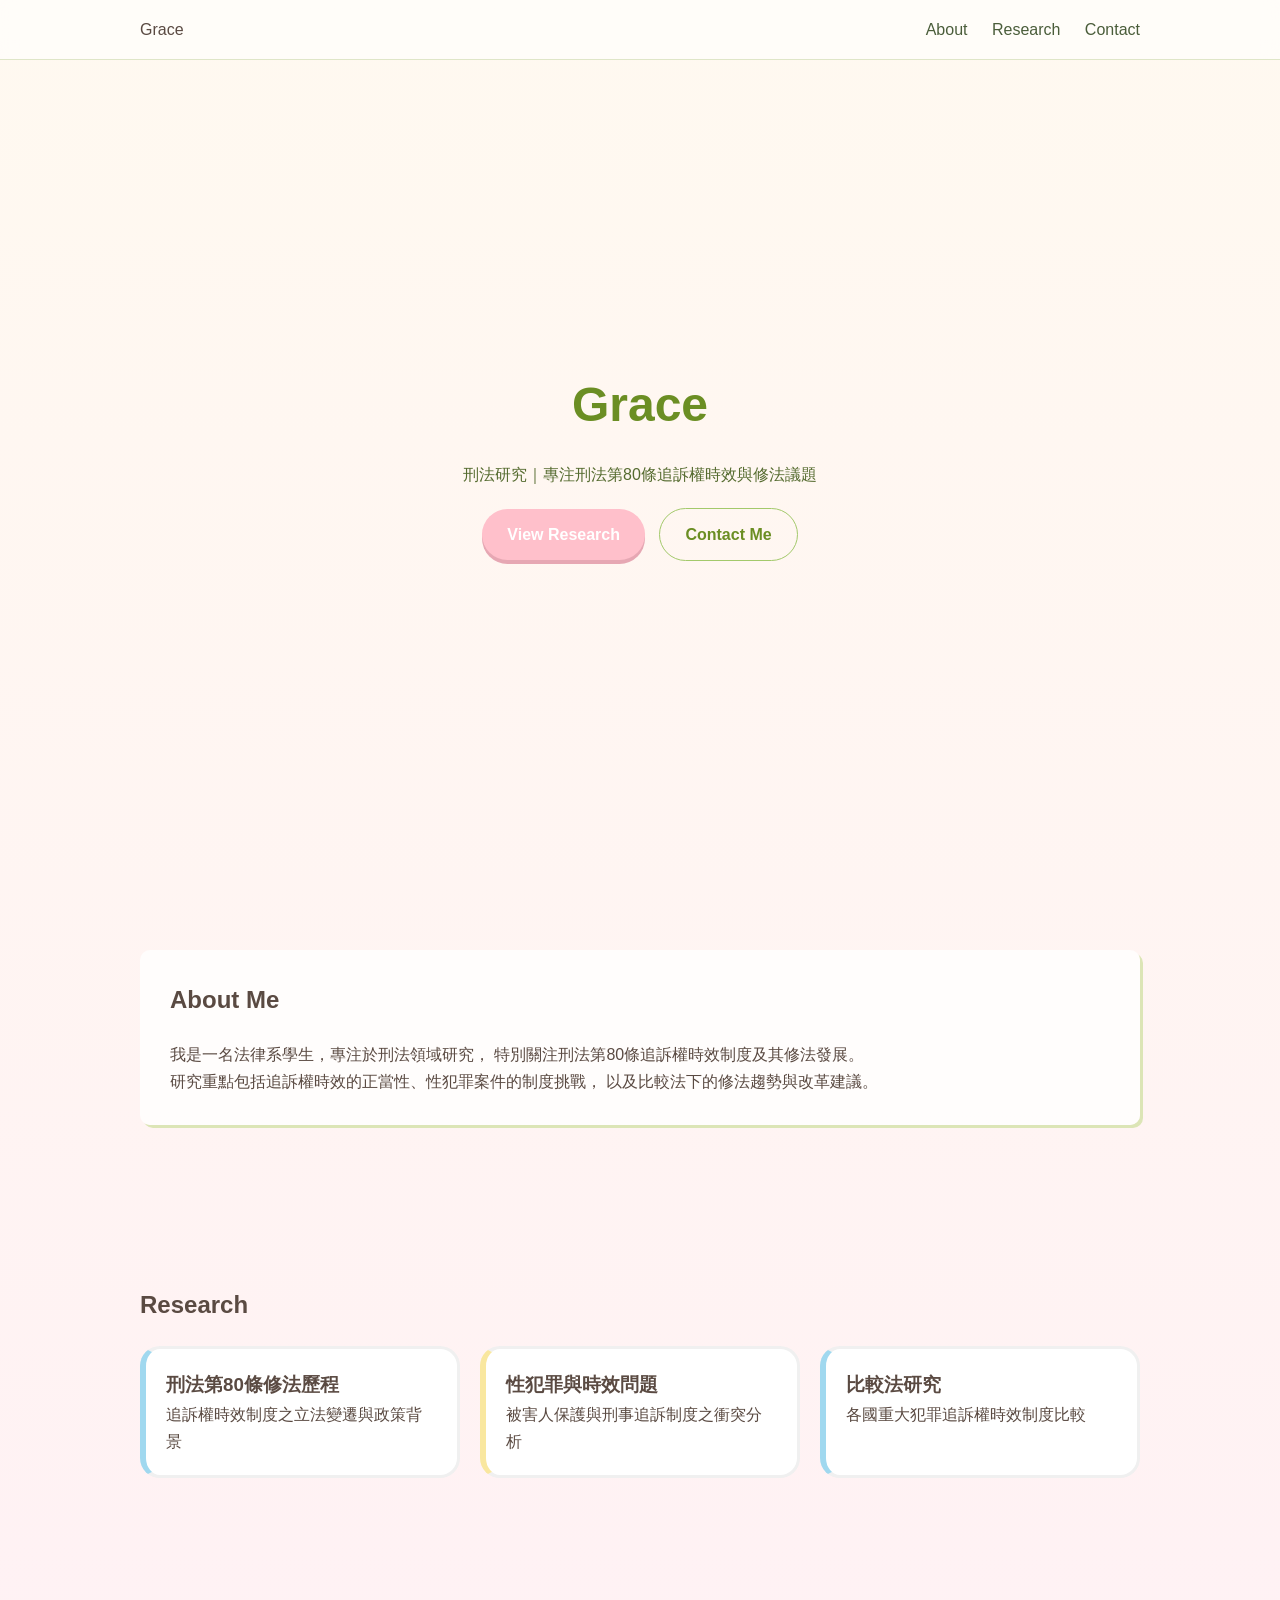
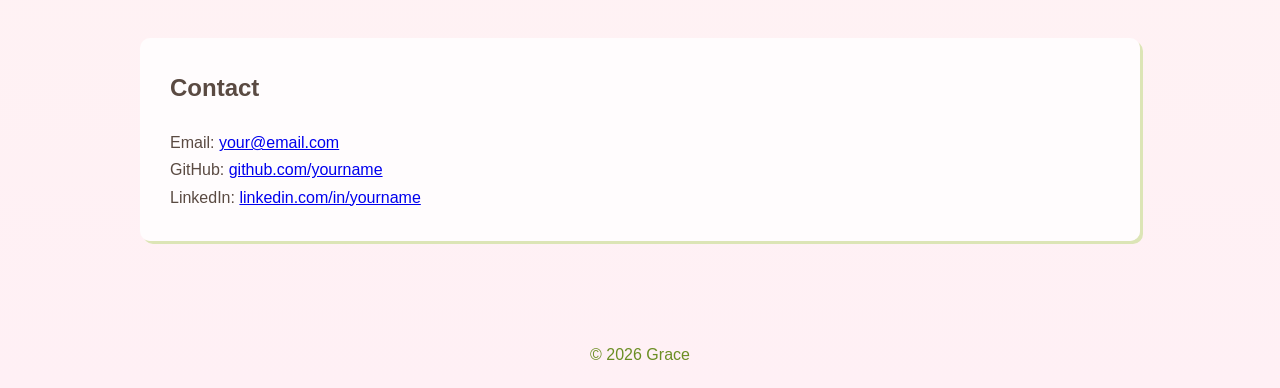
<file: index.html>
<!DOCTYPE html>
<html lang="zh-Hant">
<head>
  <meta charset="UTF-8">
  <meta name="viewport" content="width=device-width, initial-scale=1.0">
  <title>Grace | Legal Research</title>
  <link rel="stylesheet" href="styles.css">
</head>
<body>

  <!-- Navbar -->
  <header class="navbar">
    <div class="container nav-container">
      <div class="logo">Grace</div>
      <nav class="nav-links">
        <a href="#about">About</a>
        <a href="#work">Research</a>
        <a href="#contact">Contact</a>
      </nav>
    </div>
  </header>

  <!-- Hero -->
  <section class="hero">
    <div class="container hero-content">
      <h1 class="hero-name">Grace</h1>
      <p class="hero-tagline">
        刑法研究｜專注刑法第80條追訴權時效與修法議題
      </p>
      <div class="hero-buttons">
        <a href="#work" class="btn primary-btn">View Research</a>
        <a href="#contact" class="btn secondary-btn">Contact Me</a>
      </div>
    </div>
  </section>

  <!-- About -->
  <section id="about" class="section">
    <div class="container card">
      <h2 class="section-title">About Me</h2>
      <p>
        我是一名法律系學生，專注於刑法領域研究，
        特別關注刑法第80條追訴權時效制度及其修法發展。
      </p>
      <p>
        研究重點包括追訴權時效的正當性、性犯罪案件的制度挑戰，
        以及比較法下的修法趨勢與改革建議。
      </p>
    </div>
  </section>

  <!-- Work -->
  <section id="work" class="section">
    <div class="container">
      <h2 class="section-title">Research</h2>

      <div class="card-grid">

        <div class="work-card">
          <a href="articles/criminal-law-80.html" class="card-link">
            <h3>刑法第80條修法歷程</h3>
            <p>追訴權時效制度之立法變遷與政策背景</p>
          </a>
        </div>

        <div class="work-card">
          <h3>性犯罪與時效問題</h3>
          <p>被害人保護與刑事追訴制度之衝突分析</p>
        </div>

        <div class="work-card">
          <h3>比較法研究</h3>
          <p>各國重大犯罪追訴權時效制度比較</p>
        </div>

      </div>
    </div>
  </section>

  <!-- Contact -->
  <section id="contact" class="section">
    <div class="container card">
      <h2 class="section-title">Contact</h2>
      <p>Email: <a href="mailto:your@email.com">your@email.com</a></p>
      <p>GitHub: <a href="#">github.com/yourname</a></p>
      <p>LinkedIn: <a href="#">linkedin.com/in/yourname</a></p>
    </div>
  </section>

  <footer class="footer">
    <p>© 2026 Grace</p>
  </footer>

</body>
</html>
</file>
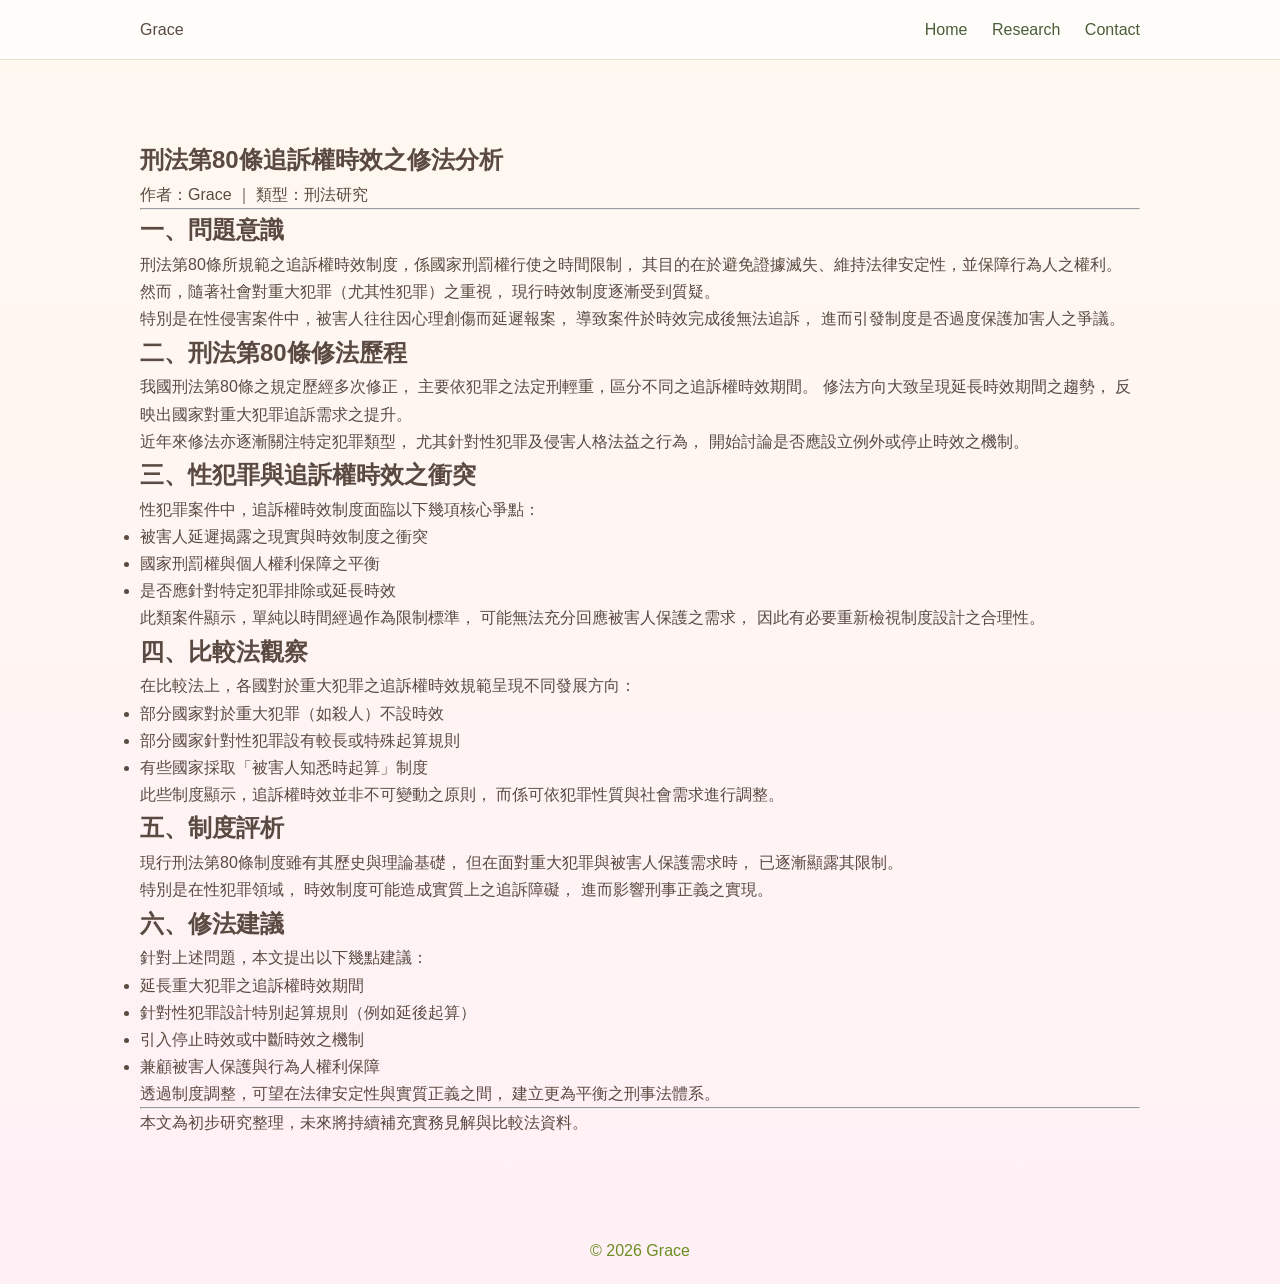
<file: criminal-law-80.html>
<!DOCTYPE html>
<html lang="zh-Hant">
<head>
  <meta charset="UTF-8">
  <meta name="viewport" content="width=device-width, initial-scale=1.0">
  <title>刑法研究 | Grace</title>
  <link rel="stylesheet" href="../styles.css">
</head>
<body>

  <!-- Navbar -->
  <header class="navbar">
    <div class="container nav-container">
      <div class="logo">Grace</div>
      <nav class="nav-links">
        <a href="../index.html">Home</a>
        <a href="../index.html#work">Research</a>
        <a href="../index.html#contact">Contact</a>
      </nav>
    </div>
  </header>

  <!-- Article -->
  <section class="section">
    <div class="container article">

      <h1 class="article-title">刑法第80條追訴權時效之修法分析</h1>

      <p class="article-meta">
        作者：Grace ｜ 類型：刑法研究
      </p>

      <hr>

      <!-- 摘要 -->
      <h2>一、問題意識</h2>
      <p>
        刑法第80條所規範之追訴權時效制度，係國家刑罰權行使之時間限制，
        其目的在於避免證據滅失、維持法律安定性，並保障行為人之權利。
        然而，隨著社會對重大犯罪（尤其性犯罪）之重視，
        現行時效制度逐漸受到質疑。
      </p>

      <p>
        特別是在性侵害案件中，被害人往往因心理創傷而延遲報案，
        導致案件於時效完成後無法追訴，
        進而引發制度是否過度保護加害人之爭議。
      </p>

      <!-- 修法歷程 -->
      <h2>二、刑法第80條修法歷程</h2>
      <p>
        我國刑法第80條之規定歷經多次修正，
        主要依犯罪之法定刑輕重，區分不同之追訴權時效期間。
        修法方向大致呈現延長時效期間之趨勢，
        反映出國家對重大犯罪追訴需求之提升。
      </p>

      <p>
        近年來修法亦逐漸關注特定犯罪類型，
        尤其針對性犯罪及侵害人格法益之行為，
        開始討論是否應設立例外或停止時效之機制。
      </p>

      <!-- 爭點 -->
      <h2>三、性犯罪與追訴權時效之衝突</h2>
      <p>
        性犯罪案件中，追訴權時效制度面臨以下幾項核心爭點：
      </p>

      <ul>
        <li>被害人延遲揭露之現實與時效制度之衝突</li>
        <li>國家刑罰權與個人權利保障之平衡</li>
        <li>是否應針對特定犯罪排除或延長時效</li>
      </ul>

      <p>
        此類案件顯示，單純以時間經過作為限制標準，
        可能無法充分回應被害人保護之需求，
        因此有必要重新檢視制度設計之合理性。
      </p>

      <!-- 比較法 -->
      <h2>四、比較法觀察</h2>
      <p>
        在比較法上，各國對於重大犯罪之追訴權時效規範呈現不同發展方向：
      </p>

      <ul>
        <li>部分國家對於重大犯罪（如殺人）不設時效</li>
        <li>部分國家針對性犯罪設有較長或特殊起算規則</li>
        <li>有些國家採取「被害人知悉時起算」制度</li>
      </ul>

      <p>
        此些制度顯示，追訴權時效並非不可變動之原則，
        而係可依犯罪性質與社會需求進行調整。
      </p>

      <!-- 評析 -->
      <h2>五、制度評析</h2>
      <p>
        現行刑法第80條制度雖有其歷史與理論基礎，
        但在面對重大犯罪與被害人保護需求時，
        已逐漸顯露其限制。
      </p>

      <p>
        特別是在性犯罪領域，
        時效制度可能造成實質上之追訴障礙，
        進而影響刑事正義之實現。
      </p>

      <!-- 建議 -->
      <h2>六、修法建議</h2>
      <p>
        針對上述問題，本文提出以下幾點建議：
      </p>

      <ul>
        <li>延長重大犯罪之追訴權時效期間</li>
        <li>針對性犯罪設計特別起算規則（例如延後起算）</li>
        <li>引入停止時效或中斷時效之機制</li>
        <li>兼顧被害人保護與行為人權利保障</li>
      </ul>

      <p>
        透過制度調整，可望在法律安定性與實質正義之間，
        建立更為平衡之刑事法體系。
      </p>

      <hr>

      <p class="article-end">
        本文為初步研究整理，未來將持續補充實務見解與比較法資料。
      </p>

    </div>
  </section>

  <footer class="footer">
    <p>© 2026 Grace</p>
  </footer>

</body>
</html>
</file>
<file: styles.css>
/* Reset */
* {
  margin: 0;
  padding: 0;
  box-sizing: border-box;
}

/* Base */
body {
  font-family: "Segoe UI", sans-serif;
  background: linear-gradient(180deg, #f7f9e9, #eef2d3);
  color: #2f3e2c;
  line-height: 1.7;
}

/* Container */
.container {
  width: 90%;
  max-width: 1000px;
  margin: 0 auto;
}

/* Navbar */
.navbar {
  background: rgba(255, 255, 255, 0.6);
  backdrop-filter: blur(8px);
  border-bottom: 1px solid #dfe6c8;
}

.nav-container {
  display: flex;
  justify-content: space-between;
  padding: 16px 0;
}

.nav-links a {
  margin-left: 20px;
  color: #4a5d3a;
  text-decoration: none;
}

/* Hero */
.hero {
  height: 90vh;
  display: flex;
  align-items: center;
  text-align: center;
}

.hero-name {
  font-size: 3rem;
  color: #6b8e23;
}

.hero-tagline {
  margin: 15px 0;
  color: #556b2f;
}

/* Buttons */
.btn {
  padding: 10px 20px;
  border-radius: 20px;
  margin: 5px;
  text-decoration: none;
  display: inline-block;
}

.primary-btn {
  background: #a3c96b;
  color: white;
}

.secondary-btn {
  border: 1px solid #a3c96b;
  color: #6b8e23;
}

/* Sections */
.section {
  padding: 80px 0;
}

.section-title {
  margin-bottom: 20px;
}

/* Cards */
.card {
  background: #ffffffcc;
  padding: 30px;
  border-radius: 10px;
  box-shadow: 3px 3px 0 #dce5b6;
}

/* Work grid */
.card-grid {
  display: grid;
  grid-template-columns: repeat(auto-fit, minmax(250px, 1fr));
  gap: 20px;
}

.work-card {
  background: #fdfdf5;
  padding: 20px;
  border-radius: 10px;
  border-left: 6px solid #b5d67a;
  transition: 0.2s;
}

.work-card:hover {
  transform: translateY(-4px);
  box-shadow: 0 10px 20px rgba(0,0,0,0.1);
}

.card-link {
  text-decoration: none;
  color: inherit;
  display: block;
}

/* Footer */
.footer {
  text-align: center;
  padding: 20px;
  color: #6b8e23;
}

/* Responsive */
@media (max-width: 600px) {
  .hero-name {
    font-size: 2rem;
  }
}
/* 修改 Base 背景與顏色 */
body {
  font-family: "Segoe UI", "Microsoft JhengHei", sans-serif; /* 加入中文字體優化 */
  background: linear-gradient(180deg, #fff9f0, #fff0f5); /* 改為更溫暖的粉白調 */
  color: #5a4a42; /* 深棕色文字，比純黑更溫柔 */
}

/* 讓按鈕和卡片更圓潤 (吉依卡哇風格的靈魂) */
.btn {
  padding: 12px 25px;
  border-radius: 30px; /* 更圓的按鈕 */
  font-weight: bold;
  transition: all 0.3s cubic-bezier(0.175, 0.885, 0.32, 1.275); /* 彈跳感 */
}

.primary-btn {
  background: #ffc0cb; /* 吉依卡哇粉 */
  color: white;
  box-shadow: 0 4px 0 #e6a7b3; /* 加上一點立體感 */
}

.primary-btn:hover {
  transform: scale(1.05);
  background: #ffb1be;
}

/* 卡片設計：增加軟綿綿的邊框 */
.work-card {
  background: #ffffff;
  border: 3px solid #f0f0f0; /* 捨棄單邊粗線，改用全邊框 */
  border-radius: 20px;
  border-left: 6px solid #a0d8ef; /* 小八貓藍 */
}

.work-card:nth-child(even) {
  border-left: 6px solid #f9e79f; /* 兔兔黃 */
}
</file>
